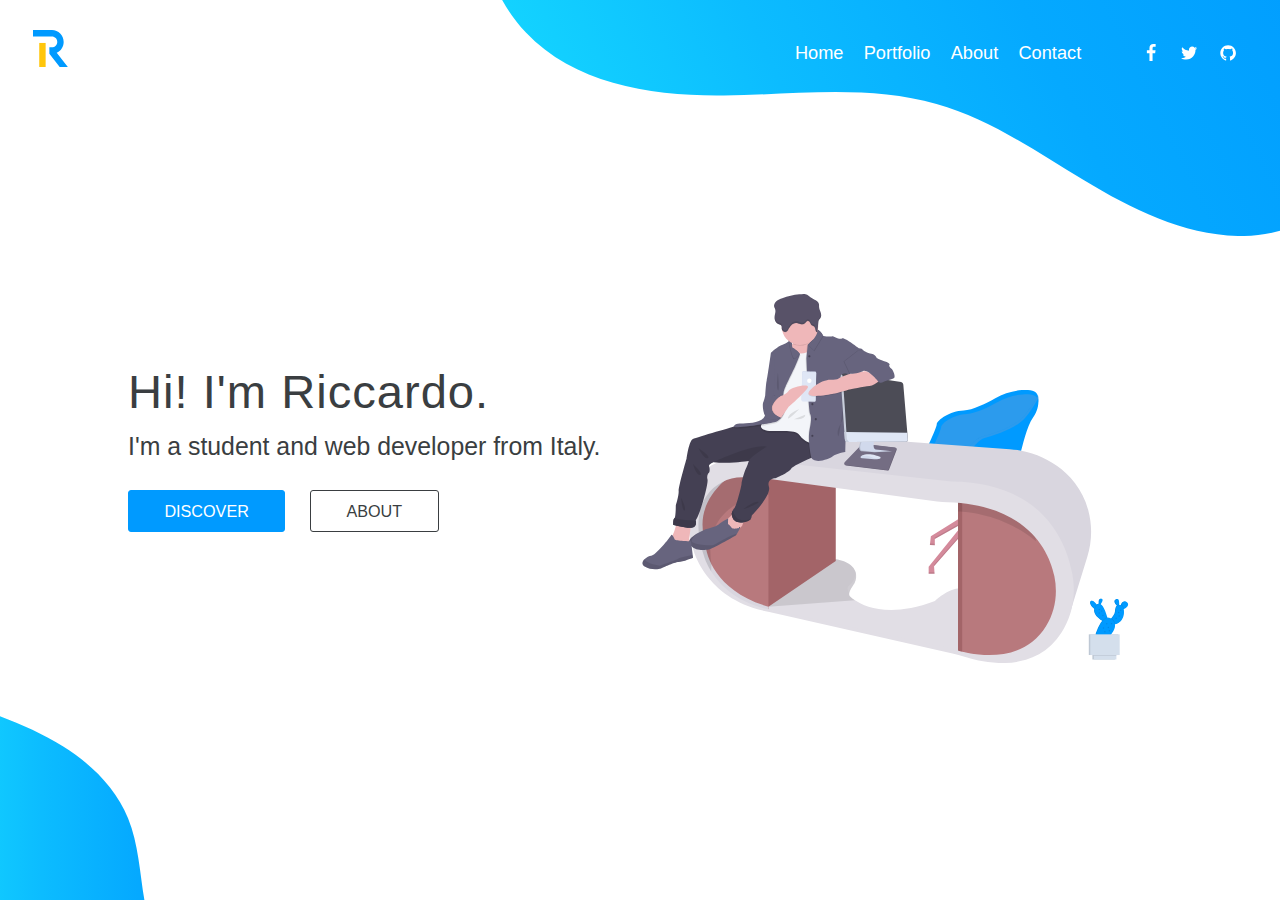
<file: index.html>
<!DOCTYPE html>
<html lang="en">
<head>
    <meta charset="utf-8" />
    <meta http-equiv="X-UA-Compatible" content="IE=edge">
    <title>Home | Riccardo Battiato</title>
    <meta name="viewport" content="width=device-width, initial-scale=1">
    <link rel="stylesheet" type="text/css" media="screen" href="css/style.css" />
    <link rel="stylesheet" href="//brick.freetls.fastly.net/Titillium:300,400,600,700">
    <link rel="shortcut icon" type="image/png" href="img/logo-small.png">
    <meta name="description" content="I'm a open minded, always learning student and Web Developer from Italy. Check out my Portfolio, learn more about me or visit my GitHub page." />
</head>
<body>
    <header class="header">
        <div class="shape-big">
            <img src="/img/shape-big.svg" class="shape" alt="Background Image">
        </div>
        <div class="shape-small">
            <img src="/img/shape-small.svg" class="shape" alt="Background Image">
        </div>
        <input type="checkbox" id="navigation" class="mobile__checkbox">
        <nav class="navigation">
            <div class="navigation__logo-box">
                <img src="/img/logo.svg" alt="logo" class="navigation__logo">
            </div>
            <div class="navigation__content">
                <ul class="navigation__list">
                    <li class="navigation__element">
                        <a href="/index.html" class="navigation__link">Home</a>
                    </li>
                    <li class="navigation__element">
                        <a href="/portfolio.html" class="navigation__link">Portfolio</a>
                    </li>
                    <li class="navigation__element">
                        <a href="/about.html" class="navigation__link">About</a>
                    </li>
                    <li class="navigation__element">
                        <a href="/contact.html" class="navigation__link">Contact</a>
                    </li>
                </ul>
                <div class="navigation__socials">
                    <a href="https://fb.me/riccardowebdev" class="social-link">
                        <svg class="social-icon social-icon--facebook">
                            <use xlink:href="/img/sprite.svg#icon-facebook"></use>
                        </svg>
                    </a>
                    <a href="#" class="social-link">
                        <svg class="social-icon social-icon--twitter">
                            <use xlink:href="/img/sprite.svg#icon-twitter"></use>
                        </svg>
                    </a>
                    <a href="https://github.com/rain-light/" class="social-link">
                        <svg class="social-icon social-icon--github">
                            <use xlink:href="/img/sprite.svg#icon-github"></use>
                        </svg>
                    </a>
                </div>
            </div>
            <label for="navigation" class="mobile__label">
                <div class="navigation__hamburger">
                    <div class="navigation__hamburger-line"></div>
                </div>
            </label>
        </nav>
        <nav class="mobile">
            <div class="mobile__content">
                <label for="navigation" class="mobile__close-btn">
                    <div class="mobile__close-btn-line"></div>
                </label>
                <div class="mobile__logo-box">
                    <img src="/img/logo.svg" alt="Logo" class="mobile__logo">
                </div>
                <ul class="mobile__list">
                    <li class="mobile__element">
                        <a href="/index.html" class="mobile__link">Home</a>
                    </li>
                    <li class="mobile__element">
                        <a href="/portfolio.html" class="mobile__link">Portfolio</a>
                    </li>
                    <li class="mobile__element">
                        <a href="/about.html" class="mobile__link">About</a>
                    </li>
                    <li class="mobile__element">
                        <a href="/contact.html" class="mobile__link">Contact</a>
                    </li>
                </ul>
                <div class="mobile__social-icons">
                    <a href="https://fb.me/riccardowebdev">
                        <svg class="mobile-social-icon mobile-social-icon--facebook">
                            <use xlink:href="/img/sprite.svg#icon-facebook"></use>
                        </svg>
                    </a>
                    <a href="#">
                        <svg class="mobile-social-icon mobile-social-icon--twitter">
                            <use xlink:href="/img/sprite.svg#icon-twitter"></use>
                        </svg>
                    </a>
                    <a href="https://github.com/rain-light/">
                        <svg class="mobile-social-icon mobile-social-icon--github">
                            <use xlink:href="/img/sprite.svg#icon-github"></use>
                        </svg>
                    </a>
                </div>
            </div>
        </nav>
        <div class="header__grid">
            <img src="/img/on_the_office_nobg.svg" alt="On The Office" class="header__illustration">
            <div class="header__content">
                <div class="header__text">
                    <div class="header__heading-main">
                        <h1 class="heading-1 heading-1--vw">Hi! I'm Riccardo.</h1>
                    </div>
                    <div class="header__subheading">
                        <h2 class="heading-2 heading-2--vw">I'm a student and web developer from Italy.</h2>
                    </div>
                </div>
                <div class="header__buttons">
                    <a href="/portfolio.html" class="btn btn--vw btn--primary">Discover</a>
                    <a href="/about.html" class="btn btn--vw btn--normal">About</a>
                </div>
            </div>
        </div>
    </header>
</body>
</html>
</file>
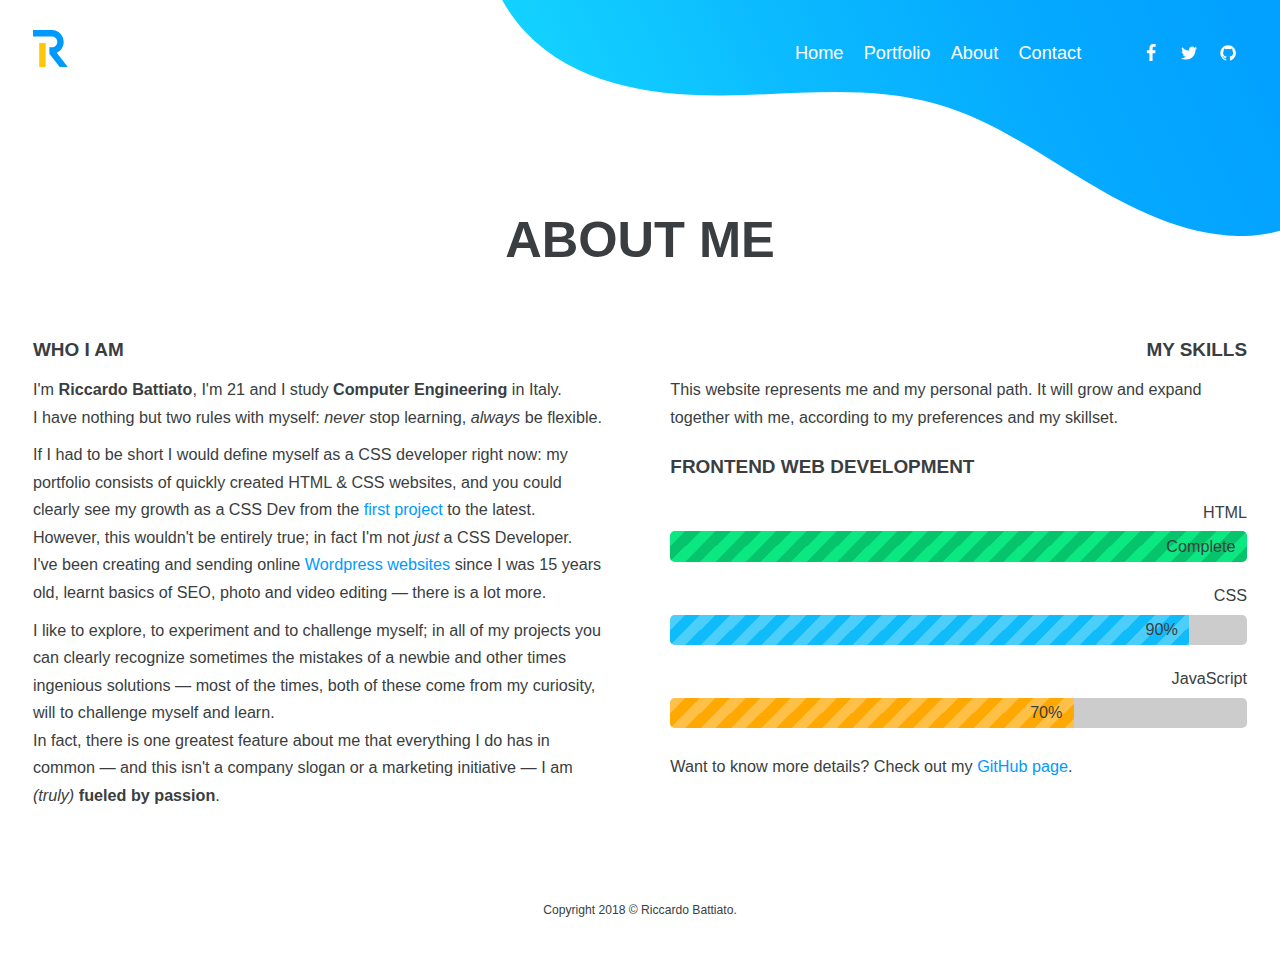
<file: about.html>
<!DOCTYPE html>
<html lang="en">
<head>
    <meta charset="utf-8" />
    <meta http-equiv="X-UA-Compatible" content="IE=edge">
    <title>About Me | Riccardo Battiato</title>
    <meta name="viewport" content="width=device-width, initial-scale=1">
    <link rel="stylesheet" type="text/css" media="screen" href="css/style.css" />
    <link rel="stylesheet" href="//brick.freetls.fastly.net/Titillium:300,400,600,700">
    <link rel="shortcut icon" type="image/png" href="img/logo-small.png">
    <meta name="description" content="I'm a open minded, always learning student and Web Developer from Italy. Check out my Portfolio, learn more about me or visit my GitHub page." />
</head>
<body>
    <div class="shape-container">
        <div class="shape-big">
            <img src="/img/shape-big.svg" class="shape" alt="Background Image">
        </div>
    </div>
        <input type="checkbox" id="navigation" class="mobile__checkbox">
        <nav class="navigation">
            <div class="navigation__logo-box">
                <img src="/img/logo.svg" alt="logo" class="navigation__logo">
            </div>
            <div class="navigation__content">
                <ul class="navigation__list">
                    <li class="navigation__element">
                        <a href="/index.html" class="navigation__link">Home</a>
                    </li>
                    <li class="navigation__element">
                        <a href="/portfolio.html" class="navigation__link">Portfolio</a>
                    </li>
                    <li class="navigation__element">
                        <a href="/about.html" class="navigation__link">About</a>
                    </li>
                    <li class="navigation__element">
                        <a href="/contact.html" class="navigation__link">Contact</a>
                    </li>
                </ul>
                <div class="navigation__socials">
                    <a href="https://fb.me/riccardowebdev" class="social-link">
                        <svg class="social-icon social-icon--facebook">
                            <use xlink:href="/img/sprite.svg#icon-facebook"></use>
                        </svg>
                    </a>
                    <a href="#" class="social-link">
                        <svg class="social-icon social-icon--twitter">
                            <use xlink:href="/img/sprite.svg#icon-twitter"></use>
                        </svg>
                    </a>
                    <a href="https://github.com/rain-light/" class="social-link">
                        <svg class="social-icon social-icon--github">
                            <use xlink:href="/img/sprite.svg#icon-github"></use>
                        </svg>
                    </a>
                </div>
            </div>
            <label for="navigation" class="mobile__label">
                <div class="navigation__hamburger">
                    <div class="navigation__hamburger-line"></div>
                </div>
            </label>
        </nav>
        <nav class="mobile">
            <div class="mobile__content">
                <label for="navigation" class="mobile__close-btn">
                    <div class="mobile__close-btn-line"></div>
                </label>
                <div class="mobile__logo-box">
                    <img src="/img/logo.svg" alt="Logo" class="mobile__logo">
                </div>
                <ul class="mobile__list">
                    <li class="mobile__element">
                        <a href="/index.html" class="mobile__link">Home</a>
                    </li>
                    <li class="mobile__element">
                        <a href="/portfolio.html" class="mobile__link">Portfolio</a>
                    </li>
                    <li class="mobile__element">
                        <a href="/about.html" class="mobile__link">About</a>
                    </li>
                    <li class="mobile__element">
                        <a href="/contact.html" class="mobile__link">Contact</a>
                    </li>
                </ul>
                <div class="mobile__social-icons">
                    <a href="https://fb.me/riccardowebdev">
                        <svg class="mobile-social-icon mobile-social-icon--facebook">
                            <use xlink:href="/img/sprite.svg#icon-facebook"></use>
                        </svg>
                    </a>
                    <a href="#">
                        <svg class="mobile-social-icon mobile-social-icon--twitter">
                            <use xlink:href="/img/sprite.svg#icon-twitter"></use>
                        </svg>
                    </a>
                    <a href="https://github.com/rain-light/">
                        <svg class="mobile-social-icon mobile-social-icon--github">
                            <use xlink:href="/img/sprite.svg#icon-github"></use>
                        </svg>
                    </a>
                </div>
            </div>
        </nav>
        <main class="u-margin-top-special u-padding-bottom-medium">
            <div class="title">
                <h1 class="heading-title">About me</h1>
            </div>
            <div class="container">
                <div class="about__grid u-margin-top-normal">
                    <div class="about__description">
                        <h3 class="about__title">Who I am</h3>
                        <p class="about__about-paragraph">
                            I'm <span class="u-text-600">Riccardo Battiato</span>, I'm 21 and I study <span class="u-text-600">Computer Engineering</span> in Italy.
                            <br>
                            I have nothing but two rules with myself: <span class="u-text-em">never</span> stop learning, <span class="u-text-em">always</span> be flexible.
                        </p>
                        <p class="about__about-paragraph">
                            If I had to be short I would define myself as a CSS developer right now: my portfolio consists of quickly created HTML
                            & CSS websites, and you could clearly see my growth as a CSS Dev from the <a class="link" href="https://silly-sinoussi-3b6619.netlify.com/">first
                            project</a> to the latest.
                            <br>
                            However, this wouldn't be entirely true; in fact I'm not <span class="u-text-em">just</span> a CSS Developer.
                            <br>
                            I've been creating and sending online <a href="https://sicilyhorseriding.com/" class="link">Wordpress websites</a> since I was 15 years old, learnt basics of SEO, photo and video editing — there is a lot more.
                        </p>
                        <p class="about__about-paragraph">
                            I like to explore, to experiment and to challenge myself; in all of my projects you can clearly recognize sometimes the mistakes of a newbie and other times ingenious solutions — most of the times, both of these come from my curiosity, will to challenge myself and learn.
                            <br>
                            In fact, there is one greatest feature about me that everything I do has in common — and this isn't a company slogan or a marketing initiative — I am <span class="u-text-em">(truly)</span> <span class="u-text-600">fueled by passion</span>.
                        </p>
                    </div>
                    <div class="about__skills">
                        <h3 class="about__title about__title--right">My skills</h3>
                        <p class="about__summary">This website represents me and my personal path. It will grow and expand together with me,
                            according to my preferences
                            and my skillset.
                        </p>
                        <div class="skills u-margin-top-small">
                            <div class="skills__title">
                                <h3 class="heading-3">Frontend Web Development</h3>
                            </div>
                            <div class="skills__skill-box">
                                <div class="skills__skill-name">
                                    <span>HTML</span>
                                </div>
                                <div class="skills__skill-bar">
                                    <span class="skills__skill-bar-content skills__skill-bar-content--100">Complete</span>
                                </div>
                            </div>
                            <div class="skills__skill-box">
                                <div class="skills__skill-name">
                                    <span>CSS</span>
                                </div>
                                <div class="skills__skill-bar">
                                    <span class="skills__skill-bar-content skills__skill-bar-content--90">90%</span>
                                </div>
                            </div>
                            <div class="skills__skill-box">
                                <div class="skills__skill-name">
                                    <span>JavaScript</span>
                                </div>
                                <div class="skills__skill-bar">
                                    <span class="skills__skill-bar-content skills__skill-bar-content--70">70%</span>
                                </div>
                            </div>
                        </div>
                        <div class="about__skills-bottom">
                            <span>Want to know more details? Check out my <a href="https://github.com/rain-light/" class="link">GitHub page</a>.</span>
                        </div>
                    </div>
                </div>
            </div>
        </main>
        <footer class="footer">
            <span class="footer__text">Copyright 2018 © Riccardo Battiato.</span>
        </footer>
</body>
</html>
</file>
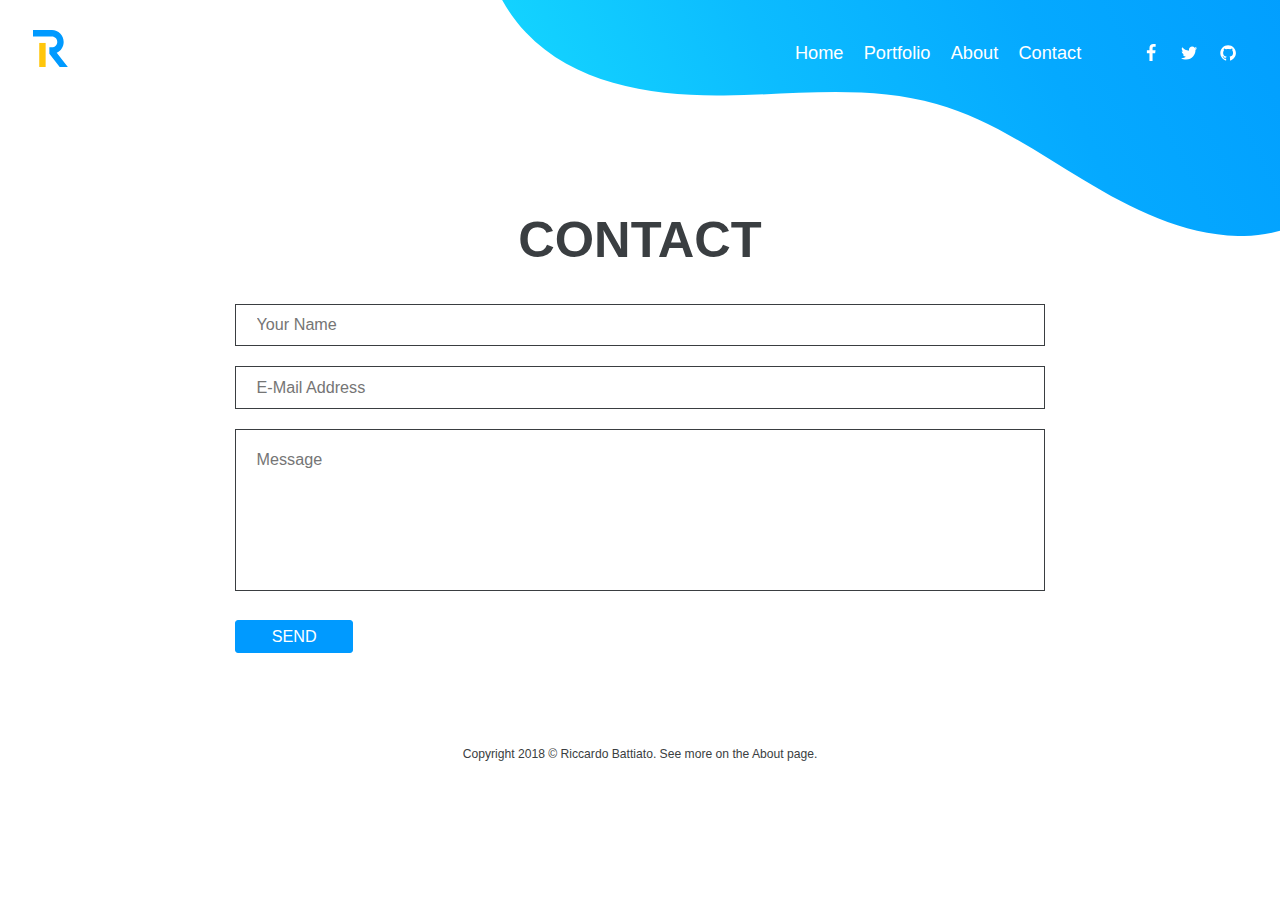
<file: contact.html>
<!DOCTYPE html>
<html lang="en">
<head>
    <meta charset="utf-8" />
    <meta http-equiv="X-UA-Compatible" content="IE=edge">
    <title>Contact | Riccardo Battiato</title>
    <meta name="viewport" content="width=device-width, initial-scale=1">
    <link rel="stylesheet" type="text/css" media="screen" href="css/style.css" />
    <link rel="stylesheet" href="//brick.freetls.fastly.net/Titillium:300,400,600,700">
    <link rel="shortcut icon" type="image/png" href="img/logo-small.png">
    <meta name="description" content="I'm a open minded, always learning student and Web Developer from Italy. Check out my Portfolio, learn more about me or visit my GitHub page." />
</head>
<body>
    <div class="shape-container">
        <div class="shape-big">
            <img src="/img/shape-big.svg" class="shape" alt="Background Image">
        </div>
    </div>
        <input type="checkbox" id="navigation" class="mobile__checkbox">
        <nav class="navigation">
            <div class="navigation__logo-box">
                <img src="/img/logo.svg" alt="logo" class="navigation__logo">
            </div>
            <div class="navigation__content">
                <ul class="navigation__list">
                    <li class="navigation__element">
                        <a href="/index.html" class="navigation__link">Home</a>
                    </li>
                    <li class="navigation__element">
                        <a href="/portfolio.html" class="navigation__link">Portfolio</a>
                    </li>
                    <li class="navigation__element">
                        <a href="/about.html" class="navigation__link">About</a>
                    </li>
                    <li class="navigation__element">
                        <a href="/contact.html" class="navigation__link">Contact</a>
                    </li>
                </ul>
                <div class="navigation__socials">
                    <a href="https://fb.me/riccardowebdev" class="social-link">
                        <svg class="social-icon social-icon--facebook">
                            <use xlink:href="/img/sprite.svg#icon-facebook"></use>
                        </svg>
                    </a>
                    <a href="#" class="social-link">
                        <svg class="social-icon social-icon--twitter">
                            <use xlink:href="/img/sprite.svg#icon-twitter"></use>
                        </svg>
                    </a>
                    <a href="https://github.com/rain-light/" class="social-link">
                        <svg class="social-icon social-icon--github">
                            <use xlink:href="/img/sprite.svg#icon-github"></use>
                        </svg>
                    </a>
                </div>
            </div>
            <label for="navigation" class="mobile__label">
                <div class="navigation__hamburger">
                    <div class="navigation__hamburger-line"></div>
                </div>
            </label>
        </nav>
        <nav class="mobile">
            <div class="mobile__content">
                <label for="navigation" class="mobile__close-btn">
                    <div class="mobile__close-btn-line"></div>
                </label>
                <div class="mobile__logo-box">
                    <img src="/img/logo.svg" alt="Logo" class="mobile__logo">
                </div>
                <ul class="mobile__list">
                    <li class="mobile__element">
                        <a href="/index.html" class="mobile__link">Home</a>
                    </li>
                    <li class="mobile__element">
                        <a href="/portfolio.html" class="mobile__link">Portfolio</a>
                    </li>
                    <li class="mobile__element">
                        <a href="/about.html" class="mobile__link">About</a>
                    </li>
                    <li class="mobile__element">
                        <a href="/contact.html" class="mobile__link">Contact</a>
                    </li>
                </ul>
                <div class="mobile__social-icons">
                    <a href="https://fb.me/riccardowebdev">
                        <svg class="mobile-social-icon mobile-social-icon--facebook">
                            <use xlink:href="/img/sprite.svg#icon-facebook"></use>
                        </svg>
                    </a>
                    <a href="#">
                        <svg class="mobile-social-icon mobile-social-icon--twitter">
                            <use xlink:href="/img/sprite.svg#icon-twitter"></use>
                        </svg>
                    </a>
                    <a href="https://github.com/rain-light/">
                        <svg class="mobile-social-icon mobile-social-icon--github">
                            <use xlink:href="/img/sprite.svg#icon-github"></use>
                        </svg>
                    </a>
                </div>
            </div>
        </nav>
        <main class="u-margin-top-special u-padding-bottom-medium">
            <div class="title">
                <h1 class="heading-title">Contact</h1>
            </div>
            <form action="https://formcarry.com/s/SpQmepQtwoO" method="POST" accept-charset="UTF-8" class="contact__form u-margin-top-small">
                <input type="text" name="name" required placeholder="Your Name" class="contact__input">
                <input type="email" name="email" required placeholder="E-Mail Address" class="contact__input">
                <textarea name="message" id="message" unresizable required placeholder="Message" class="contact__textarea"></textarea>
                <input type="hidden" name="_gotcha">
                <input type="submit" value="Send" class="btn btn--primary" style="font-family: inherit; font-size: inherit; cursor: pointer;">
            </form>
        </main>
        <footer class="footer">
            <span class="footer__text">Copyright 2018 © Riccardo Battiato. See more on the About page.</span>
        </footer>
</body>
</html>
</file>
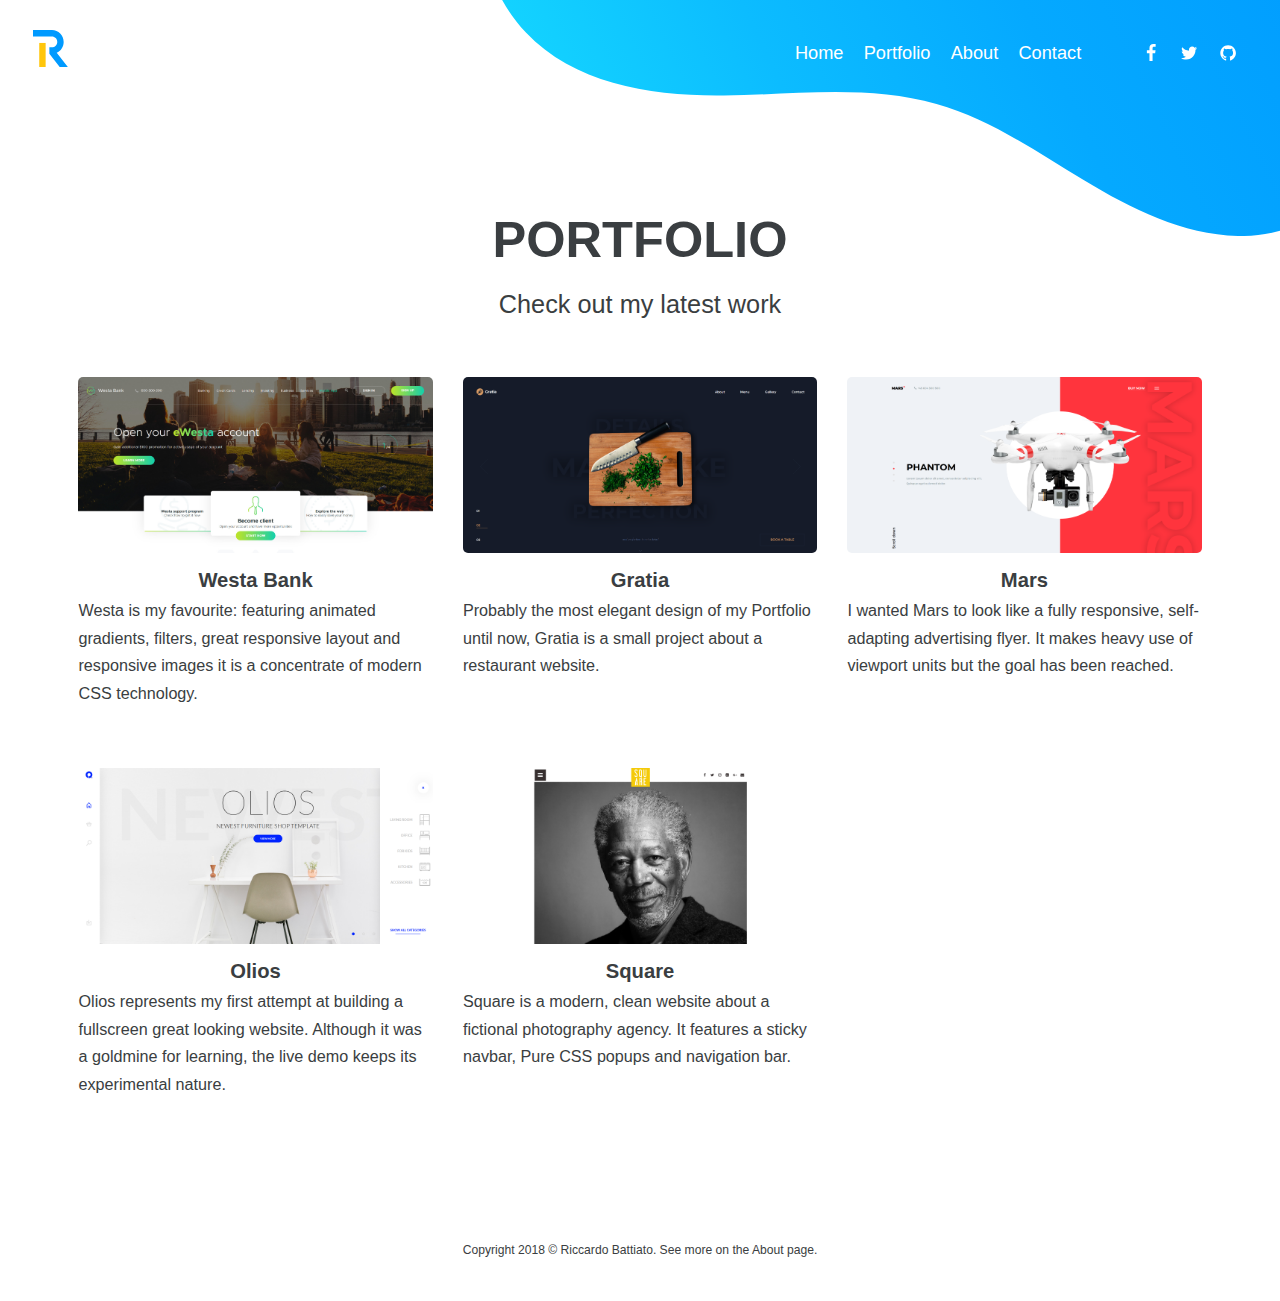
<file: portfolio.html>
<!DOCTYPE html>
<html lang="en">
<head>
    <meta charset="utf-8" />
    <meta http-equiv="X-UA-Compatible" content="IE=edge">
    <title>Portfolio | Riccardo Battiato</title>
    <meta name="viewport" content="width=device-width, initial-scale=1">
    <link rel="stylesheet" type="text/css" media="screen" href="css/style.css" />
    <link rel="stylesheet" href="//brick.freetls.fastly.net/Titillium:300,400,600,700">
    <link rel="shortcut icon" type="image/png" href="img/logo-small.png">
    <meta name="description" content="I'm a open minded, always learning student and Web Developer from Italy. Check out my Portfolio, learn more about me or visit my GitHub page." />
</head>
<body>
    <div class="shape-container">
        <div class="shape-big">
            <img src="/img/shape-big.svg" class="shape" alt="Background Image">
        </div>
    </div>
    <input type="checkbox" id="navigation" class="mobile__checkbox">
    <nav class="navigation">
        <div class="navigation__logo-box">
            <img src="/img/logo.svg" alt="logo" class="navigation__logo">
        </div>
        <div class="navigation__content">
            <ul class="navigation__list">
                <li class="navigation__element">
                    <a href="/index.html" class="navigation__link">Home</a>
                </li>
                <li class="navigation__element">
                    <a href="/portfolio.html" class="navigation__link">Portfolio</a>
                </li>
                <li class="navigation__element">
                    <a href="/about.html" class="navigation__link">About</a>
                </li>
                <li class="navigation__element">
                    <a href="/contact.html" class="navigation__link">Contact</a>
                </li>
            </ul>
            <div class="navigation__socials">
                <a href="https://fb.me/riccardowebdev" class="social-link">
                    <svg class="social-icon social-icon--facebook">
                        <use xlink:href="/img/sprite.svg#icon-facebook"></use>
                    </svg>
                </a>
                <a href="#" class="social-link">
                    <svg class="social-icon social-icon--twitter">
                        <use xlink:href="/img/sprite.svg#icon-twitter"></use>
                    </svg>
                </a>
                <a href="https://github.com/rain-light/" class="social-link">
                    <svg class="social-icon social-icon--github">
                        <use xlink:href="/img/sprite.svg#icon-github"></use>
                    </svg>
                </a>
            </div>
        </div>
        <label for="navigation" class="mobile__label">
            <div class="navigation__hamburger">
                <div class="navigation__hamburger-line"></div>
            </div>
        </label>
    </nav>
    <nav class="mobile">
        <div class="mobile__content">
            <label for="navigation" class="mobile__close-btn">
                <div class="mobile__close-btn-line"></div>
            </label>
            <div class="mobile__logo-box">
                <img src="/img/logo.svg" alt="Logo" class="mobile__logo">
            </div>
            <ul class="mobile__list">
                <li class="mobile__element">
                    <a href="/index.html" class="mobile__link">Home</a>
                </li>
                <li class="mobile__element">
                    <a href="/portfolio.html" class="mobile__link">Portfolio</a>
                </li>
                <li class="mobile__element">
                    <a href="/about.html" class="mobile__link">About</a>
                </li>
                <li class="mobile__element">
                    <a href="/contact.html" class="mobile__link">Contact</a>
                </li>
            </ul>
            <div class="mobile__social-icons">
                <a href="https://fb.me/riccardowebdev">
                    <svg class="mobile-social-icon mobile-social-icon--facebook">
                        <use xlink:href="/img/sprite.svg#icon-facebook"></use>
                    </svg>
                </a>
                <a href="#">
                    <svg class="mobile-social-icon mobile-social-icon--twitter">
                        <use xlink:href="/img/sprite.svg#icon-twitter"></use>
                    </svg>
                </a>
                <a href="https://github.com/rain-light/">
                    <svg class="mobile-social-icon mobile-social-icon--github">
                        <use xlink:href="/img/sprite.svg#icon-github"></use>
                    </svg>
                </a>
            </div>
        </div>
    </nav>
    <main class="u-margin-top-special u-padding-bottom-medium">
        <div class="title">
            <h1 class="heading-title">Portfolio</h1>
            <h4 class="heading-4">Check out my latest work</h4>
        </div>
        <div class="page-portfolio__portfolio">
            <div class="portfolio">
                <a href="https://pensive-turing-eeba71.netlify.com/" class="portfolio__link">
                    <div class="portfolio__entry">
                        <div class="portfolio__image portfolio__image--westa">
                            <svg class="portfolio__icon">
                                <use xlink:href="/img/sprite.svg#icon-search"></use>
                            </svg>
                        </div>
                        <div class="portfolio__title">
                            <h4 class="heading-title-small">Westa Bank</h4>
                        </div>
                        <p class="portfolio__description">Westa is my favourite: featuring animated gradients, filters, great responsive layout and responsive images it is a concentrate of modern CSS technology.</p>
                    </div>
                </a>
                <a href="https://naughty-snyder-b86067.netlify.com/" class="portfolio__link">
                    <div class="portfolio__entry">
                        <div class="portfolio__image portfolio__image--gratia">
                            <svg class="portfolio__icon">
                                <use xlink:href="/img/sprite.svg#icon-search"></use>
                            </svg>
                        </div>
                        <div class="portfolio__title">
                            <h4 class="heading-title-small">Gratia</h4>
                        </div>
                        <p class="portfolio__description">Probably the most elegant design of my Portfolio until now, Gratia is a small project about a restaurant website.</p>
                    </div>
                </a>
                <a href="https://naughty-elion-fb7ab9.netlify.com/" class="portfolio__link">
                    <div class="portfolio__entry">
                        <div class="portfolio__image portfolio__image--mars">
                            <svg class="portfolio__icon">
                                <use xlink:href="/img/sprite.svg#icon-search"></use>
                            </svg>
                        </div>
                        <div class="portfolio__title">
                            <h4 class="heading-title-small">Mars</h4>
                        </div>
                        <p class="portfolio__description">I wanted Mars to look like a fully responsive, self-adapting advertising flyer. It makes heavy use of viewport units but the goal has been reached.</p>
                    </div>
                </a>
                <a href="https://compassionate-torvalds-7ba139.netlify.com/" class="portfolio__link">
                    <div class="portfolio__entry">
                        <div class="portfolio__image portfolio__image--olios">
                            <svg class="portfolio__icon">
                                <use xlink:href="/img/sprite.svg#icon-search"></use>
                            </svg>
                        </div>
                        <div class="portfolio__title">
                            <h4 class="heading-title-small">Olios</h4>
                        </div>
                        <p class="portfolio__description">Olios represents my first attempt at building a fullscreen great looking website. Although it was a goldmine for learning, the live demo keeps its experimental nature.</p>
                    </div>
                </a>
                <a href="https://silly-sinoussi-3b6619.netlify.com/" class="portfolio__link">
                    <div class="portfolio__entry">
                        <div class="portfolio__image portfolio__image--square">
                            <svg class="portfolio__icon">
                                <use xlink:href="/img/sprite.svg#icon-search"></use>
                            </svg>
                        </div>
                        <div class="portfolio__title">
                            <h4 class="heading-title-small">Square</h4>
                        </div>
                        <p class="portfolio__description">Square is a modern, clean website about a fictional photography agency. It features a sticky navbar, Pure CSS popups and navigation bar.</p>
                    </div>
                </a>
            </div>
        </div>
    </main>
    <footer class="footer">
        <span class="footer__text">Copyright 2018 © Riccardo Battiato. See more on the About page.</span>
    </footer>
</body>
</html>
</file>
<file: css/style.css>
/* Website under construction */
/* COLOR VARIABLES */
/* 
Roadmap colors
#91DF50

#58AD11

#036FE0 */
*,
*::before,
*::after {
  margin: 0;
  padding: 0;
  -webkit-box-sizing: inherit;
          box-sizing: inherit;
}

html {
  font-size: calc((0.0029411764705882 * 100vw) + 6.3529411764706px);
  /*

  font-size: calc((0.0029411764705882 * 100vw) + 6.3529411764706px);
        1920, 12
        1495, 10.75
        1070, 9.5
        645, 8.25
        220, 7
    */
  /* This curve has a medium of 9.5px and is an experimental attempt
    to make the root font size fluidly responsive instead of making
    it change with media queries at certain breakpoints. */
}

@media only screen and (max-width: 37.5em) {
  html {
    font-size: 50%;
  }
}

body {
  -webkit-box-sizing: border-box;
          box-sizing: border-box;
  font-size: 1.6rem;
  font-family: 'Titillium', sans-serif;
  line-height: 1.7;
  color: #3a3e41;
  overflow-x: hidden;
  position: relative;
}

html,
body {
  height: 100%;
}

main {
  position: relative;
}

.heading-1 {
  font-size: calc((0.017857142857143 * 100vw) + 24.285714285714px);
  font-weight: 300;
  line-height: 1;
  letter-spacing: 1px;
  /* 2000, 60
    1650, 53.75
    1300, 47.5
    950, 41.25
    600, 35 */
  /* @include respond(phone) {
        font-size: 5rem;
    } */
}

@media only screen and (max-aspect-ratio: 70 / 71) and (min-width: 37.5em) {
  .heading-1--vw {
    font-size: 8vw;
  }
}

.heading-2 {
  font-size: calc((0.0071428571428571 * 100vw) + 15.714285714286px);
  font-weight: 300;
  line-height: 1;
  /* 2000, 30
    1650, 27.5
    1300, 25
    950, 22.5
    600, 20 */
  /* @include respond(phone) {
        font-size: 2.5rem;
    } */
}

@media only screen and (max-aspect-ratio: 70 / 71) and (min-width: 37.5em) {
  .heading-2--vw {
    font-size: 4vw;
  }
}

.heading-3 {
  text-transform: uppercase;
  font-weight: 600;
}

.heading-4 {
  font-size: 2.5rem;
  font-weight: 300;
}

.heading-5 {
  font-size: 2rem;
  font-weight: 300;
}

.heading-title {
  font-size: 5rem;
  text-transform: uppercase;
}

.heading-title-small {
  font-size: 2rem;
  font-weight: 600;
}

/* Layout */
.u-margin-top-special {
  margin-top: 12rem !important;
}

.u-margin-top-normal {
  margin-top: 5rem !important;
}

.u-margin-top-small {
  margin-top: 2rem !important;
}

.u-padding-bottom-medium {
  padding-bottom: 5rem !important;
}

/* Text */
.u-text-600 {
  font-weight: 600 !important;
}

.u-text-em {
  font-style: italic !important;
}

/* PROGRESS BAR ANIMATION */
@-webkit-keyframes progress-bar {
  0% {
    background-position: 0;
  }
  100% {
    background-position: 3rem;
  }
}
@keyframes progress-bar {
  0% {
    background-position: 0;
  }
  100% {
    background-position: 3rem;
  }
}

/* DECORATIVE SHAPES */
.shape-container {
  width: 100%;
  height: 100%;
  position: absolute;
  overflow: hidden;
}

.shape-big {
  position: absolute;
  width: 80%;
  top: 0;
  right: 0;
  -webkit-transform: translate(20%, -70%);
          transform: translate(20%, -70%);
}

@media only screen and (max-aspect-ratio: 70 / 71) {
  .shape-big {
    -webkit-transform: translate(20%, -55%);
            transform: translate(20%, -55%);
  }
}

.shape-small {
  position: absolute;
  width: 30%;
  bottom: calc((0.05 * 100vh) - 50px);
  left: 0;
  -webkit-transform: translate(-10%, 50%);
          transform: translate(-10%, 50%);
}

@media only screen and (max-aspect-ratio: 70 / 71) {
  .shape-small {
    width: 50%;
    -webkit-transform: translate(-10%, 40%);
            transform: translate(-10%, 40%);
  }
}

.shape {
  width: 100%;
}

/* SOCIAL ICONS */
.social-icon {
  width: 1.8rem;
  height: 1.8rem;
  fill: #fff;
  position: relative;
  z-index: 10;
  -webkit-transition: fill .1s .3s;
  transition: fill .1s .3s;
}

/* SOCIAL LINKS */
.social-link {
  display: -webkit-box;
  display: -ms-flexbox;
  display: flex;
  -webkit-box-align: center;
      -ms-flex-align: center;
          align-items: center;
  text-decoration: none;
  position: relative;
}

.social-link::after {
  content: "";
  display: block;
  width: 3rem;
  height: 3rem;
  background-color: #fff;
  border-radius: 50%;
  position: absolute;
  top: 50%;
  left: 50%;
  -webkit-transform: translate(-50%, -50%) scale(0);
          transform: translate(-50%, -50%) scale(0);
  -webkit-transition: -webkit-transform 0.5s cubic-bezier(0.68, -0.55, 0.265, 1.55);
  transition: -webkit-transform 0.5s cubic-bezier(0.68, -0.55, 0.265, 1.55);
  transition: transform 0.5s cubic-bezier(0.68, -0.55, 0.265, 1.55);
  transition: transform 0.5s cubic-bezier(0.68, -0.55, 0.265, 1.55), -webkit-transform 0.5s cubic-bezier(0.68, -0.55, 0.265, 1.55);
}

.social-link:hover::after {
  -webkit-transform: translate(-50%, -50%) scale(1);
          transform: translate(-50%, -50%) scale(1);
}

.social-link:hover .social-icon--facebook {
  fill: #3B5998;
}

.social-link:hover .social-icon--twitter {
  fill: #1DA1F2;
}

.social-link:hover .social-icon--github {
  fill: #333;
}

/* MOBILE SOCIAL ICONS */
.mobile-social-icon {
  width: 4rem;
  height: 4rem;
}

.mobile-social-icon--facebook {
  fill: #3B5998;
}

.mobile-social-icon--twitter {
  fill: #1DA1F2;
}

.mobile-social-icon--github {
  fill: #333;
}

@media only screen and (max-aspect-ratio: 70 / 71) and (min-height: 37.5em) {
  .mobile-social-icon {
    width: 8vw;
    height: 8vw;
  }
}

/* PAGE TITLE */
.title {
  text-align: center;
}

/* CONTAINER */
.container {
  max-width: 120rem;
  width: 100%;
  margin: 0 auto;
}

/* GENERAL LINK */
.link,
.link:link,
.link:visited {
  text-decoration: none;
  color: #009AFF;
}

/* FORM STYLING */
.contact__form {
  max-width: 80rem;
  width: 80%;
  margin: 0 auto;
}

.contact__input, .contact__textarea {
  font-family: inherit;
  font-size: inherit;
  color: inherit;
  border: 1px solid #3a3e41;
  outline: none;
  -webkit-box-shadow: none;
          box-shadow: none;
  width: 100%;
  padding: 2rem;
  margin-bottom: 2rem;
}

.contact__input {
  height: 3rem;
}

.contact__textarea {
  resize: none;
  min-height: 16rem;
}

.btn,
.btn:link,
.btn:visited {
  display: inline-block;
  text-decoration: none;
  text-transform: uppercase;
  padding: .6rem 3.5rem;
  border-radius: 3px;
  -webkit-transition: color .3s, background-color .3s;
  transition: color .3s, background-color .3s;
}

@media only screen and (max-aspect-ratio: 70 / 71) and (min-width: 37.5em) {
  .btn--vw,
  .btn--vw:link,
  .btn--vw:visited {
    padding: 1vw 5vw;
    border-radius: .6vw;
    font-size: 2vw;
  }
}

.btn--primary,
.btn--primary:link,
.btn--primary:visited {
  background-color: #009AFF;
  color: #fff;
  border: 1px solid #009AFF;
}

.btn--primary:hover,
.btn--primary:link:hover,
.btn--primary:visited:hover {
  background-color: #fff;
  color: #009AFF;
}

.btn--normal,
.btn--normal:link,
.btn--normal:visited {
  color: #3a3e41;
  border: 1px solid #3a3e41;
}

.btn--normal:hover,
.btn--normal:link:hover,
.btn--normal:visited:hover {
  background-color: #3a3e41;
  color: #fff;
}

.skills__title {
  margin-bottom: 1.5rem;
}

.skills__skill-box:not(:last-child) {
  margin-bottom: 2rem;
}

.skills__skill-name {
  text-align: right;
  margin-bottom: .5rem;
}

.skills__skill-bar {
  background-color: #ccc;
  width: 100%;
  max-width: 80rem;
  height: 3rem;
  margin-left: auto;
  border-radius: .5rem;
}

.skills__skill-bar-content {
  display: -webkit-box;
  display: -ms-flexbox;
  display: flex;
  -webkit-box-pack: end;
      -ms-flex-pack: end;
          justify-content: flex-end;
  -webkit-box-align: center;
      -ms-flex-align: center;
          align-items: center;
  padding-right: 2%;
  height: 100%;
  background-size: 3rem 100%;
}

.skills__skill-bar-content--100 {
  width: 100%;
  border-radius: inherit;
  background-color: #05C46B;
  background-image: linear-gradient(135deg, #0BE881 0%, #0BE881 25%, transparent 25%, transparent 50%, #0BE881 50%, #0BE881 75%, transparent 75%, transparent 100%);
  -webkit-animation: progress-bar 2s linear infinite;
          animation: progress-bar 2s linear infinite;
}

.skills__skill-bar-content--90 {
  width: 90%;
  background-color: #0FBCF9;
  background-image: linear-gradient(135deg, #4BCFFA 0%, #4BCFFA 25%, transparent 25%, transparent 50%, #4BCFFA 50%, #4BCFFA 75%, transparent 75%, transparent 100%);
  -webkit-animation: progress-bar 1s linear infinite;
          animation: progress-bar 1s linear infinite;
}

.skills__skill-bar-content--70 {
  width: 70%;
  min-width: 5rem;
  background-color: #FFA801;
  background-image: linear-gradient(135deg, #FFC048 0%, #FFC048 25%, transparent 25%, transparent 50%, #FFC048 50%, #FFC048 75%, transparent 75%, transparent 100%);
  -webkit-animation: progress-bar .7s linear infinite;
          animation: progress-bar .7s linear infinite;
}

.skills__skill-bar-content--90, .skills__skill-bar-content--70 {
  border-radius: .5rem 0 0 .5rem;
}

.header {
  height: 100vh;
  position: relative;
  overflow: hidden;
}

.header__grid {
  position: absolute;
  top: 50%;
  left: 50%;
  -webkit-transform: translate(-50%, -50%);
          transform: translate(-50%, -50%);
  z-index: 1;
  width: 80%;
  height: 80%;
  display: -ms-grid;
  display: grid;
  -ms-grid-columns: (1fr)[2];
      grid-template-columns: repeat(2, 1fr);
  justify-items: center;
  -webkit-box-align: center;
      -ms-flex-align: center;
          align-items: center;
}

@media only screen and (max-aspect-ratio: 70 / 71) {
  .header__grid {
    -ms-grid-columns: 1fr;
        grid-template-columns: 1fr;
    -ms-grid-rows: (1fr)[2];
        grid-template-rows: repeat(2, 1fr);
  }
}

@media only screen and (max-width: 75em) {
  .header__grid {
    width: 90%;
  }
}

.header__illustration {
  -webkit-box-ordinal-group: 2;
      -ms-flex-order: 1;
          order: 1;
  max-width: 100%;
  max-height: 100%;
}

.header__content {
  min-width: 30rem;
  width: 100%;
  max-width: 60vw;
}

.header__subheading {
  margin-top: 2rem;
  /* max-width: 80%; */
}

.header__buttons {
  margin-top: 3rem;
}

.header__buttons *:first-child {
  margin-right: 2rem;
}

.navigation {
  max-width: 120rem;
  width: 100%;
  margin: 0 auto;
  padding-top: 3rem;
  position: relative;
  z-index: 1;
  display: -webkit-box;
  display: -ms-flexbox;
  display: flex;
  -webkit-box-pack: justify;
      -ms-flex-pack: justify;
          justify-content: space-between;
  -webkit-box-align: center;
      -ms-flex-align: center;
          align-items: center;
}

@media only screen and (max-width: 75em) {
  .navigation {
    padding: 2rem 3rem 0 3rem;
  }
}

.navigation__logo-box {
  width: 3.5rem;
}

.navigation__logo {
  width: 100%;
  -webkit-transition: -webkit-filter .3s, -webkit-transform .3s;
  transition: -webkit-filter .3s, -webkit-transform .3s;
  transition: filter .3s, transform .3s;
  transition: filter .3s, transform .3s, -webkit-filter .3s, -webkit-transform .3s;
  cursor: pointer;
}

.navigation__logo:hover {
  -webkit-filter: drop-shadow(5px 5px 5px rgba(0, 0, 0, 0.2));
          filter: drop-shadow(5px 5px 5px rgba(0, 0, 0, 0.2));
  -webkit-transform: scale(1.05) translateY(-3px);
          transform: scale(1.05) translateY(-3px);
}

.navigation__logo:active {
  -webkit-filter: drop-shadow(5px 5px 5px rgba(0, 0, 0, 0.1));
          filter: drop-shadow(5px 5px 5px rgba(0, 0, 0, 0.1));
  -webkit-transform: scale(1.02) translateY(-1px);
          transform: scale(1.02) translateY(-1px);
}

.navigation__content {
  display: -webkit-box;
  display: -ms-flexbox;
  display: flex;
  -webkit-box-align: center;
      -ms-flex-align: center;
          align-items: center;
}

@media only screen and (max-width: 56.25em) {
  .navigation__content {
    display: none;
  }
}

.navigation__list {
  list-style: none;
  display: -webkit-box;
  display: -ms-flexbox;
  display: flex;
}

.navigation__element {
  position: relative;
}

.navigation__element::after {
  content: "";
  display: block;
  width: 100%;
  height: 2px;
  border-radius: 12px;
  background-color: #fff;
  position: absolute;
  bottom: 0;
  left: 50%;
  -webkit-transform: translateX(-50%) scale(0);
          transform: translateX(-50%) scale(0);
  -webkit-transition: -webkit-transform .3s;
  transition: -webkit-transform .3s;
  transition: transform .3s;
  transition: transform .3s, -webkit-transform .3s;
}

.navigation__element:hover::after {
  -webkit-transform: translateX(-50%) scale(1);
          transform: translateX(-50%) scale(1);
}

.navigation__element:not(:last-child) {
  margin: 0 1rem;
}

.navigation__element:last-child {
  margin-left: 1rem;
}

.navigation__link, .navigation__link:link, .navigation__link:visited {
  text-decoration: none;
  color: #fff;
  font-size: 1.8rem;
}

.navigation__socials {
  margin-left: 5rem;
  display: -webkit-box;
  display: -ms-flexbox;
  display: flex;
  -webkit-box-align: center;
      -ms-flex-align: center;
          align-items: center;
}

.navigation__socials .social-icon {
  margin: 0 1rem;
}

.navigation__hamburger {
  cursor: pointer;
  display: none;
}

@media only screen and (max-width: 56.25em) {
  .navigation__hamburger {
    display: block;
  }
}

.navigation__hamburger-line {
  width: 20px;
  height: 2px;
  border-radius: 10px;
  background-color: #fff;
  position: relative;
}

.navigation__hamburger-line::before, .navigation__hamburger-line::after {
  content: "";
  display: block;
  width: 100%;
  height: 100%;
  background-color: inherit;
  border-radius: inherit;
  position: absolute;
}

.navigation__hamburger-line::before {
  bottom: 6px;
}

.navigation__hamburger-line::after {
  top: 6px;
}

/* MOBILE MENU */
@media only screen and (min-width: 56.25em) {
  .mobile,
  .mobile__label {
    display: none;
  }
}

.mobile {
  position: fixed;
  top: 0;
  left: 0;
  z-index: 1000;
  width: 100vw;
  height: 100vh;
  background-color: #fff;
  visibility: hidden;
  opacity: 0;
  -webkit-transform: translateX(100vw);
          transform: translateX(100vw);
  -webkit-transition: opacity 0s .7s, visibility 0s .7s, -webkit-transform .5s .2s ease-out;
  transition: opacity 0s .7s, visibility 0s .7s, -webkit-transform .5s .2s ease-out;
  transition: transform .5s .2s ease-out, opacity 0s .7s, visibility 0s .7s;
  transition: transform .5s .2s ease-out, opacity 0s .7s, visibility 0s .7s, -webkit-transform .5s .2s ease-out;
}

.mobile__checkbox {
  visibility: hidden;
  opacity: 0;
  position: absolute;
}

.mobile__close-btn {
  display: block;
  position: absolute;
  right: 8.5%;
  top: 7%;
  cursor: pointer;
}

.mobile__close-btn-line {
  width: 15px;
  height: 1px;
  background-color: #3a3e41;
  -webkit-transform: rotate(45deg);
          transform: rotate(45deg);
}

.mobile__close-btn-line::after {
  content: "";
  display: block;
  width: 100%;
  height: 100%;
  background-color: inherit;
  -webkit-transform: rotate(90deg);
          transform: rotate(90deg);
}

.mobile__content {
  display: -webkit-box;
  display: -ms-flexbox;
  display: flex;
  height: 100%;
  -webkit-box-orient: vertical;
  -webkit-box-direction: normal;
      -ms-flex-direction: column;
          flex-direction: column;
  -webkit-box-pack: justify;
      -ms-flex-pack: justify;
          justify-content: space-between;
  -webkit-box-align: center;
      -ms-flex-align: center;
          align-items: center;
  opacity: 0;
  -webkit-transition: opacity .2s;
  transition: opacity .2s;
}

.mobile__logo-box {
  width: 5rem;
  margin-top: 4rem;
}

@media only screen and (max-aspect-ratio: 70 / 71) and (min-height: 37.5em) {
  .mobile__logo-box {
    width: 10vw;
    margin-top: 15vw;
  }
}

.mobile__logo {
  width: 100%;
}

.mobile__list {
  list-style: none;
  text-align: center;
}

@media only screen and (max-height: 26.25em) and (min-aspect-ratio: 71 / 70) {
  .mobile__list {
    display: -webkit-box;
    display: -ms-flexbox;
    display: flex;
    -webkit-box-pack: center;
        -ms-flex-pack: center;
            justify-content: center;
    -webkit-box-align: center;
        -ms-flex-align: center;
            align-items: center;
  }
  .mobile__list .mobile__element {
    margin: 0 2rem;
  }
}

.mobile__element {
  margin: 2rem 0;
}

.mobile__link, .mobile__link:link, .mobile__link:visited {
  text-decoration: none;
  color: #009AFF;
  text-transform: uppercase;
  font-size: 3rem;
}

@media only screen and (max-aspect-ratio: 70 / 71) and (min-height: 37.5em) {
  .mobile__link, .mobile__link:link, .mobile__link:visited {
    font-size: 8vw;
  }
}

.mobile__social-icons {
  margin-bottom: 4rem;
  display: -webkit-box;
  display: -ms-flexbox;
  display: flex;
  -webkit-box-align: center;
      -ms-flex-align: center;
          align-items: center;
}

.mobile__social-icons > *:not(:first-child),
.mobile__social-icons > *:not(:last-child) {
  margin: 0 1.5rem;
}

.mobile__checkbox:checked ~ .mobile {
  visibility: visible;
  opacity: 1;
  -webkit-transform: translateX(0);
          transform: translateX(0);
  -webkit-transition: -webkit-transform .5s ease-in;
  transition: -webkit-transform .5s ease-in;
  transition: transform .5s ease-in;
  transition: transform .5s ease-in, -webkit-transform .5s ease-in;
}

.mobile__checkbox:checked ~ .mobile .mobile__content {
  opacity: 1;
  -webkit-transition: opacity .3s .5s;
  transition: opacity .3s .5s;
}

.portfolio {
  max-width: 120rem;
  margin: 0 auto;
  display: -ms-grid;
  display: grid;
  -ms-grid-columns: (35rem)[auto-fit];
      grid-template-columns: repeat(auto-fit, 35rem);
  grid-column-gap: 3rem;
  grid-row-gap: 6rem;
  -webkit-box-pack: center;
      -ms-flex-pack: center;
          justify-content: center;
  justify-items: center;
}

.portfolio__entry:hover .portfolio__image::after,
.portfolio__entry:hover .portfolio__icon {
  visibility: visible;
  opacity: 1;
}

.portfolio__image {
  position: relative;
  width: 100%;
  height: 17.37rem;
  background-size: cover;
  background-repeat: no-repeat;
  border-radius: 5px;
  display: -webkit-box;
  display: -ms-flexbox;
  display: flex;
  -webkit-box-pack: center;
      -ms-flex-pack: center;
          justify-content: center;
  -webkit-box-align: center;
      -ms-flex-align: center;
          align-items: center;
}

.portfolio__image--square {
  background-image: url(/img/square.png);
}

.portfolio__image--olios {
  background-image: url(/img/olios.png);
}

.portfolio__image--mars {
  background-image: url(/img/mars.png);
}

.portfolio__image--gratia {
  background-image: url(/img/gratia.png);
}

.portfolio__image--westa {
  background-image: url(/img/westa.jpg);
}

.portfolio__image::after {
  content: "";
  display: block;
  width: 100%;
  height: 100%;
  background-color: rgba(0, 0, 0, 0.7);
  border-radius: inherit;
  position: absolute;
  top: 0;
  left: 0;
  opacity: 0;
  visibility: hidden;
  -webkit-transition: opacity .3s, visibility .3s;
  transition: opacity .3s, visibility .3s;
}

.portfolio__icon {
  width: 2.5rem;
  height: 2.5rem;
  fill: rgba(255, 255, 255, 0.9);
  position: relative;
  z-index: 1;
  opacity: 0;
  visibility: hidden;
  -webkit-transition: opacity .3s, visibility .3s;
  transition: opacity .3s, visibility .3s;
}

.portfolio__link, .portfolio__link:link, .portfolio__link:visited {
  text-decoration: none;
  color: inherit;
}

.portfolio__title {
  margin-top: 1rem;
  text-align: center;
}

.portfolio__description {
  font-weight: 300;
}

.footer {
  padding: 4rem;
  font-size: 1.2rem;
  text-align: center;
}

.page-portfolio__portfolio {
  margin: 5rem 0;
}

.about__heading {
  padding: 0 10%;
}

.about__grid {
  display: -ms-grid;
  display: grid;
  -ms-grid-columns: (minmax(45rem, 1fr))[auto-fit];
      grid-template-columns: repeat(auto-fit, minmax(45rem, 1fr));
  grid-column-gap: 5%;
  grid-row-gap: 5rem;
}

@media only screen and (max-width: 36.25em) {
  .about__grid {
    -ms-grid-columns: (minmax(35rem, 1fr))[auto-fit];
        grid-template-columns: repeat(auto-fit, minmax(35rem, 1fr));
  }
}

@media only screen and (max-width: 75em) {
  .about__grid > * {
    padding: 0 2rem;
  }
}

.about__about-paragraph:not(:last-child) {
  margin-bottom: 1rem;
}

.about__title {
  text-transform: uppercase;
  margin-bottom: 1rem;
}

.about__title--right {
  text-align: right;
}

.about__skills-bottom {
  margin-top: 2.5rem;
}
/*# sourceMappingURL=style.css.map */
</file>
